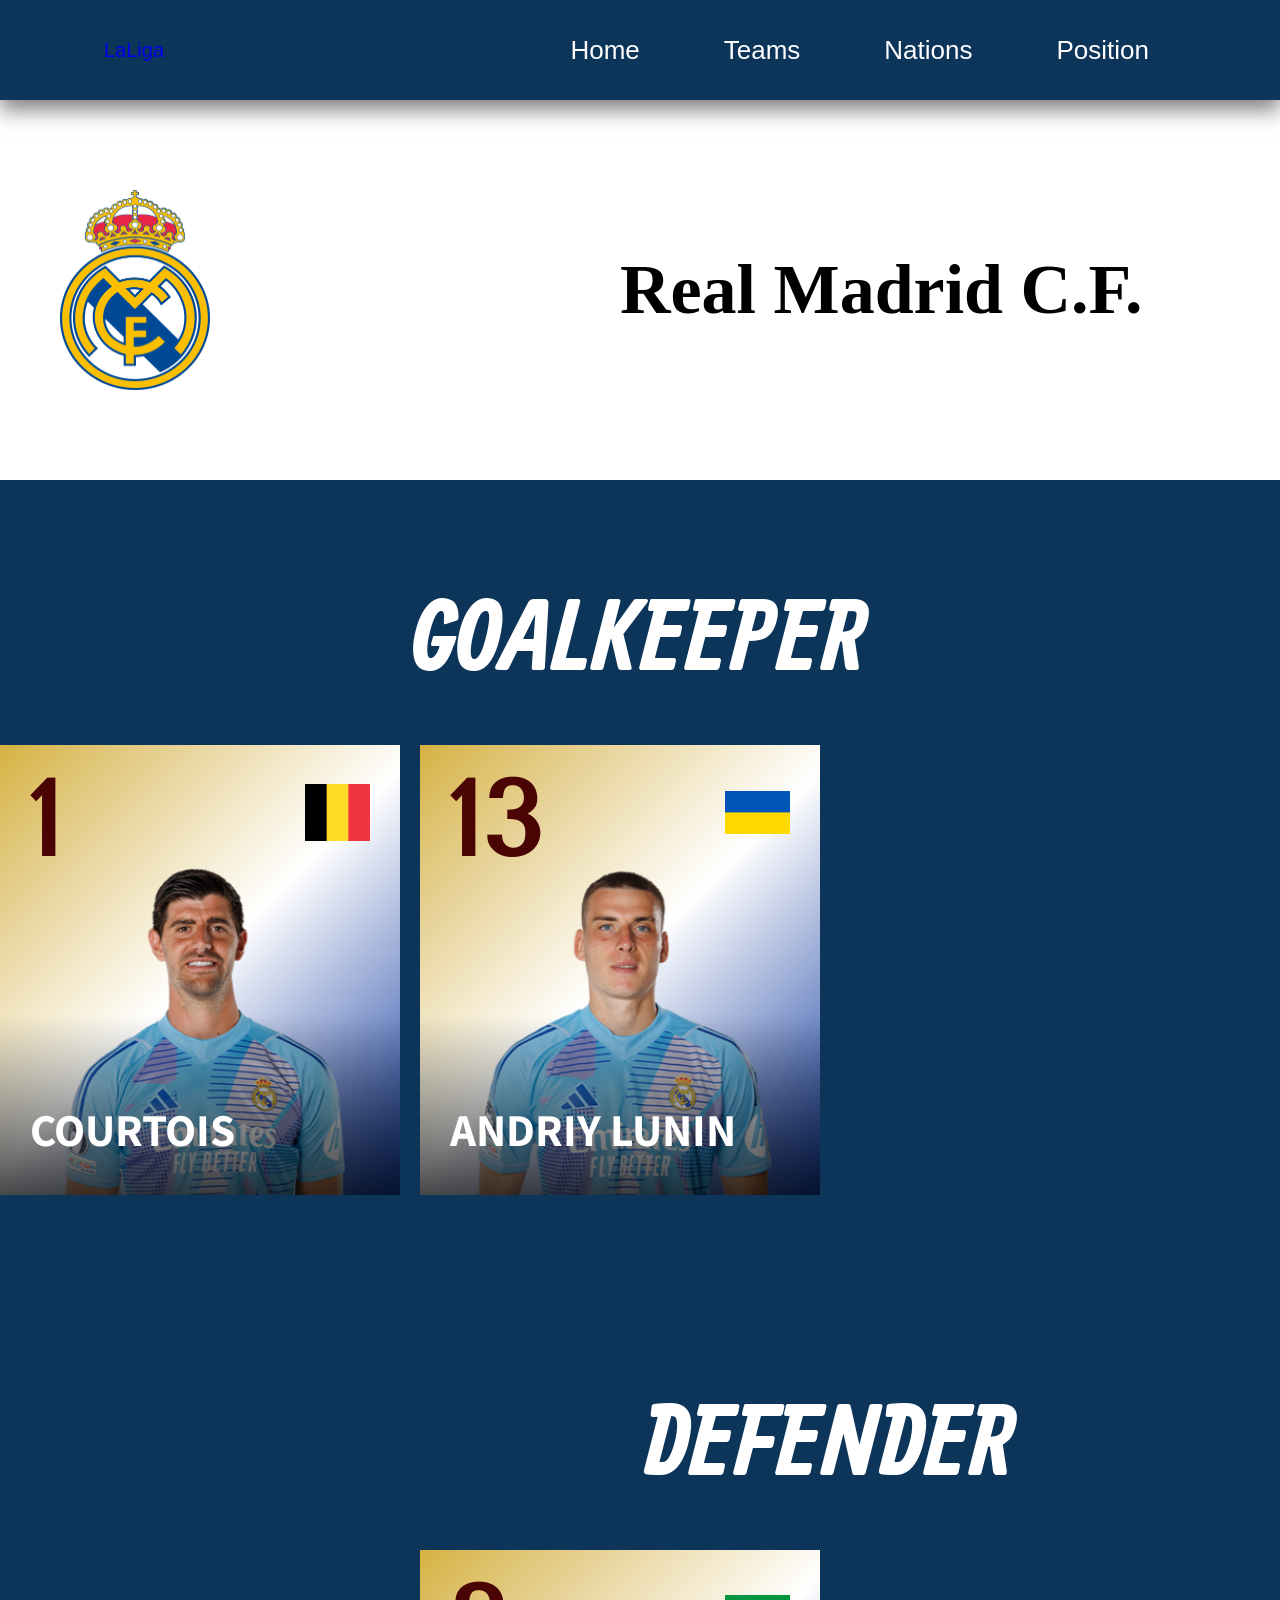
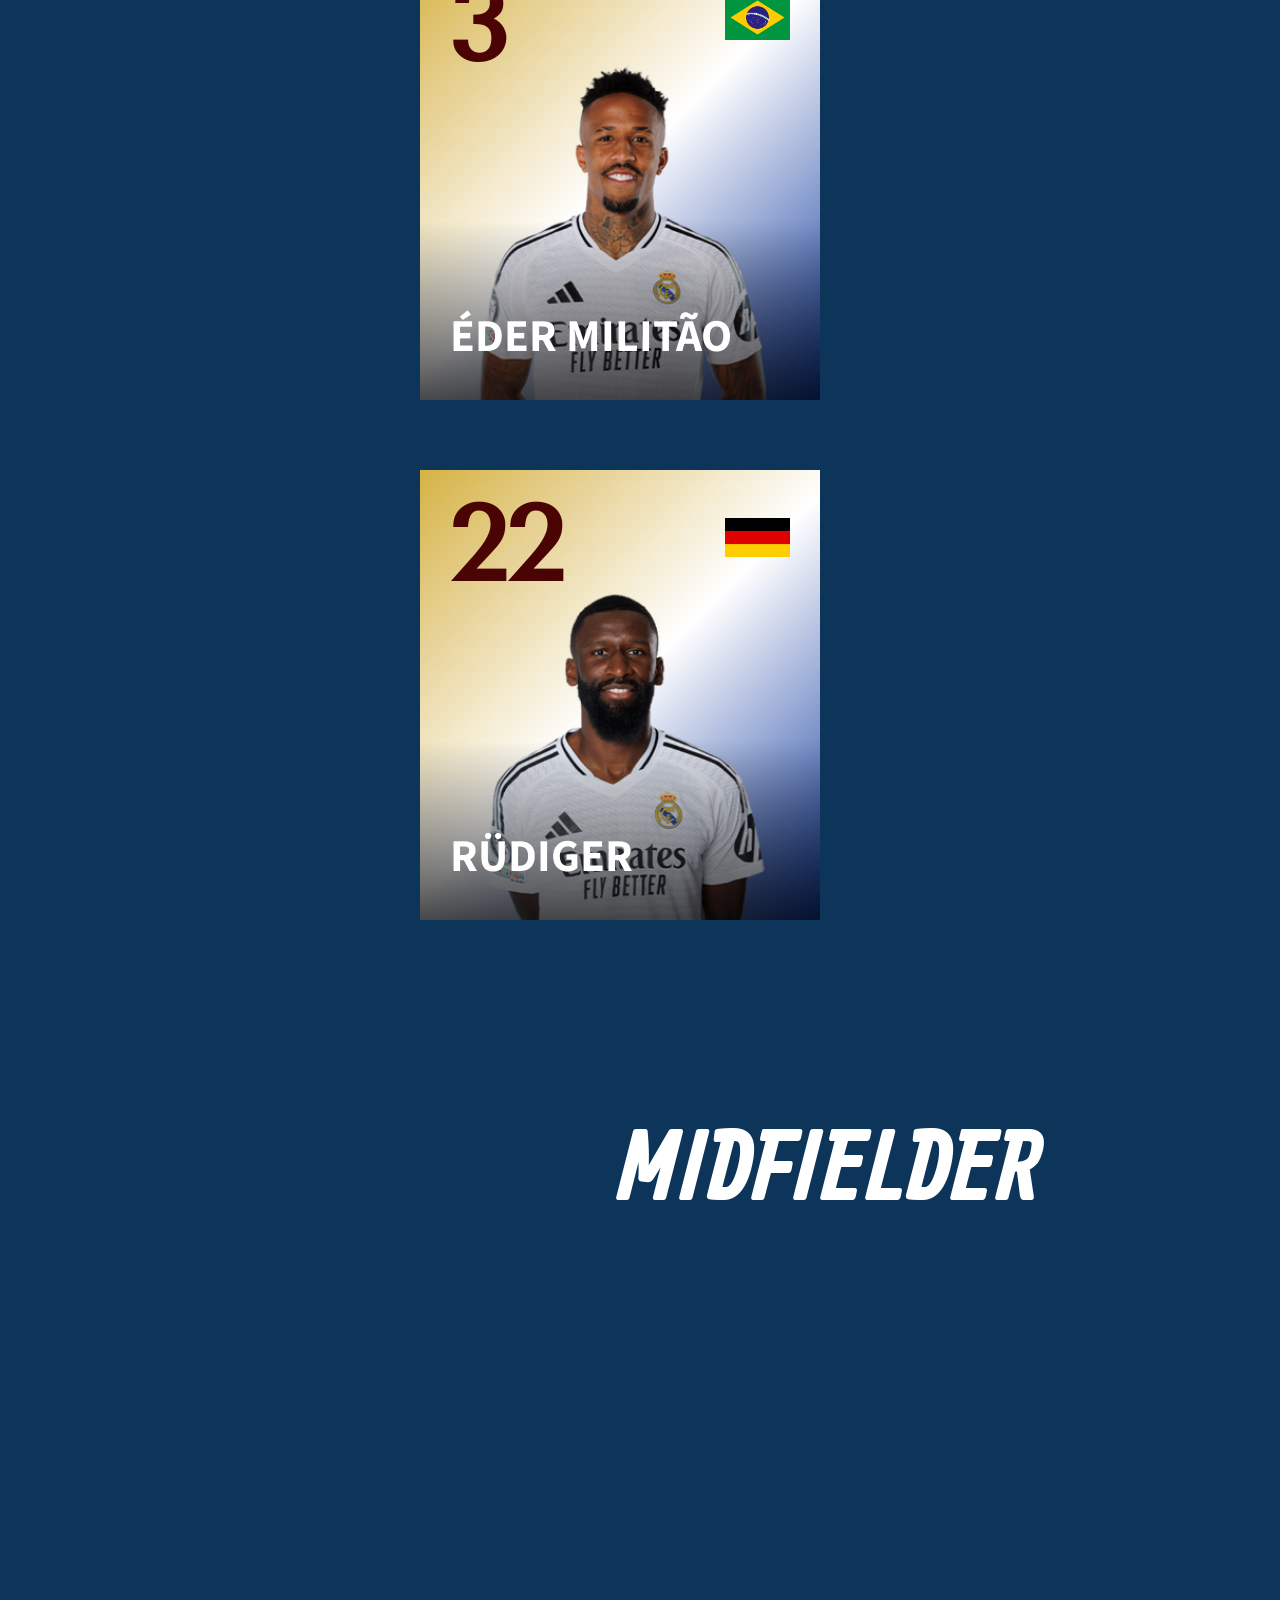
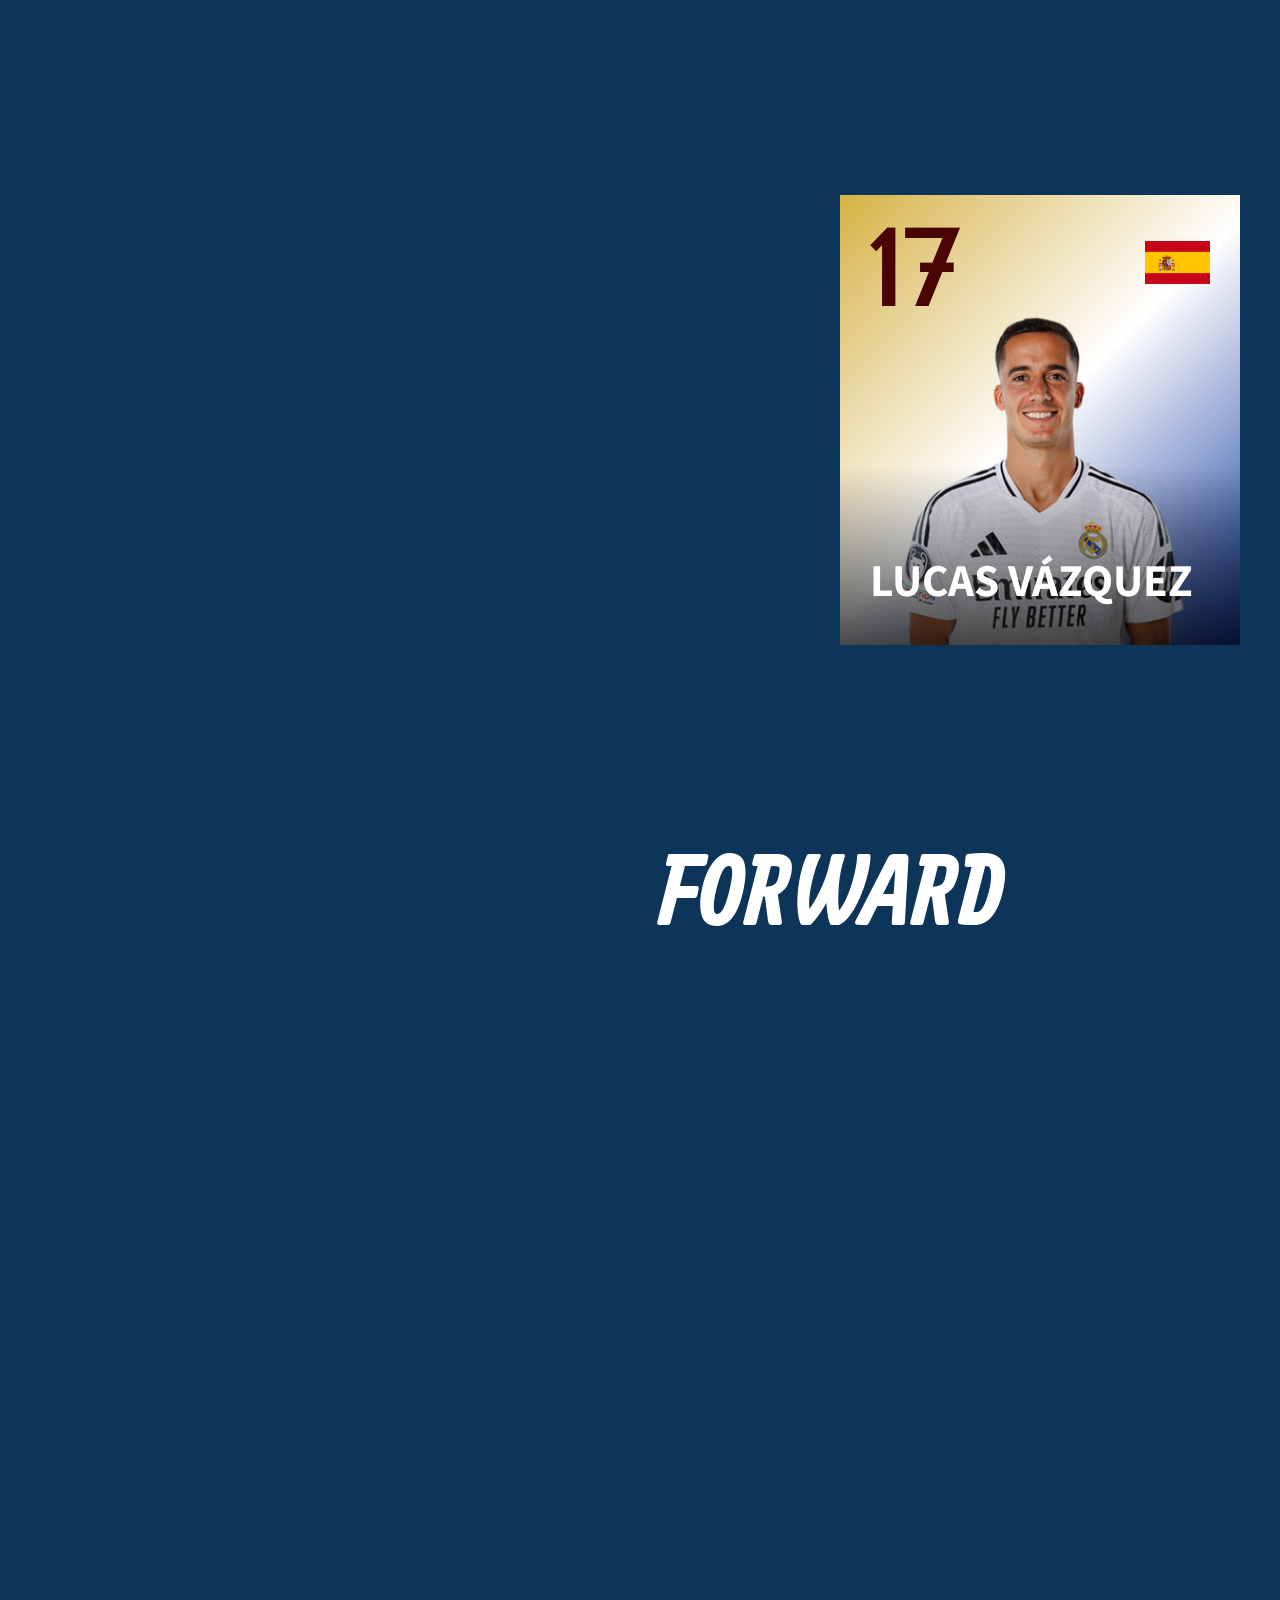
<file: real-madrid-players.html>
<!DOCTYPE html>
<html lang="en">

<head>
    <meta charset="UTF-8">
    <meta name="viewport" content="width=device-width, initial-scale=1.0">
    <title>Real Madrid</title>
    <link rel="preconnect" href="https://fonts.googleapis.com">
    <link rel="preconnect" href="https://fonts.gstatic.com" crossorigin>
    <link
        href="https://fonts.googleapis.com/css2?family=Noto+Sans+JP:wght@100..900&family=Oswald:wght@200..700&family=Tenor+Sans&display=swap"
        rel="stylesheet">
    <link rel="preconnect" href="https://fonts.googleapis.com">
    <link rel="preconnect" href="https://fonts.gstatic.com" crossorigin>
    <link href="https://fonts.googleapis.com/css2?family=Allan:wght@400;700&display=swap" rel="stylesheet">
    <link rel="stylesheet" href="styles.css">
</head>

<body>
            <nav class="teams-navbar">
                <div class="navbar-container">
                    <a href="home.html" class="navbar-logo">LaLiga</a>
                    <button class="navbar-toggle">
                        <span class="bar"></span>
                        <span class="bar"></span>
                        <span class="bar"></span>
                    </button>
                    <ul class="navbar-menu">
                        <li><a href="home.html">Home</a></li>
                        <li><a href="teams.html">Teams</a></li>
                        <li><a href="#">Nations</a></li>
                        <li><a href="#">Position</a></li>
                    </ul>
                </div>
            </nav>

    <div class="Real-Madrid-Header">
        <img src="teamsLogo/Real Madrid.png" alt="Real Madrid CF Logo" class="team-logo" width="150px" height="200px">
        <h1>Real Madrid C.F.</h1>
    </div>

    <div class="Real-Madrid-Page">
        <section class="players-section">
            <div id="player-container" class="player-grid"></div>
            <ul id="players-list"></ul>
        </section>
    </div>
    

    <script src="script.js"></script>

</body>
</html>
</file>
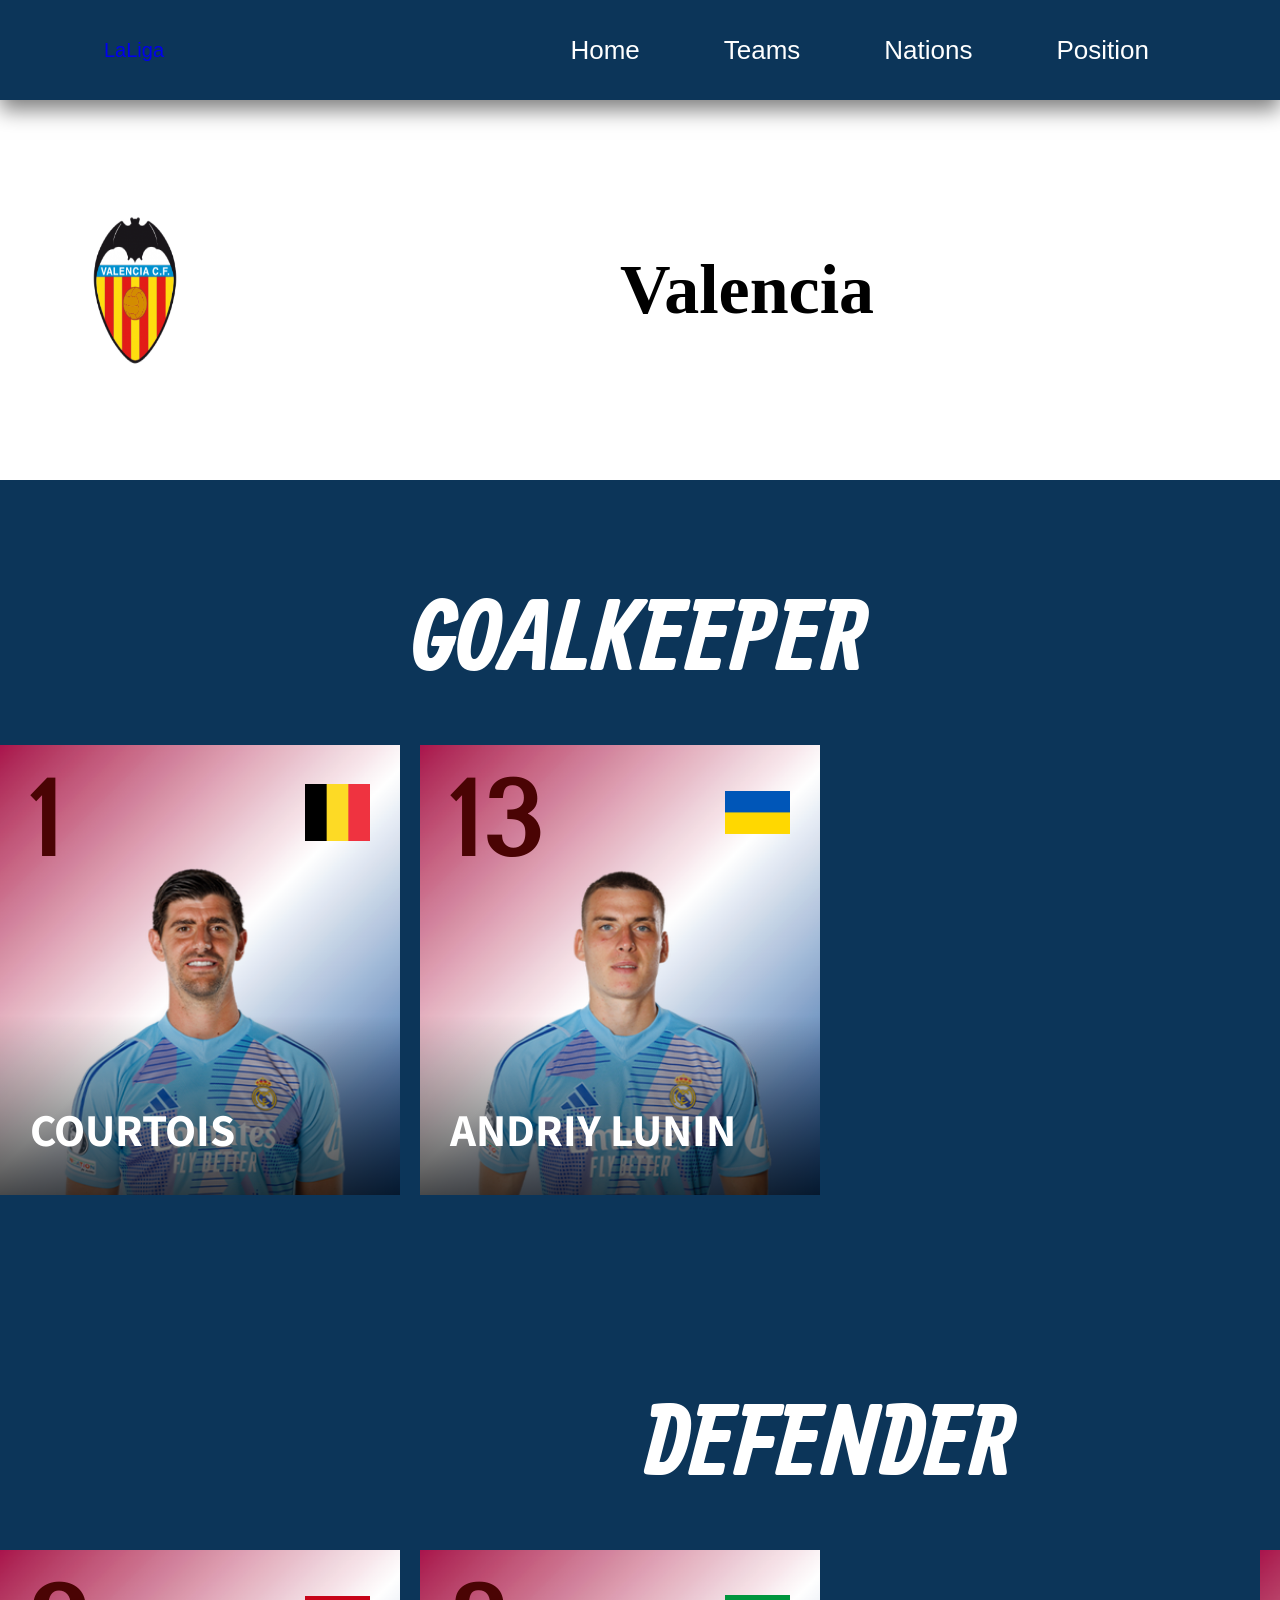
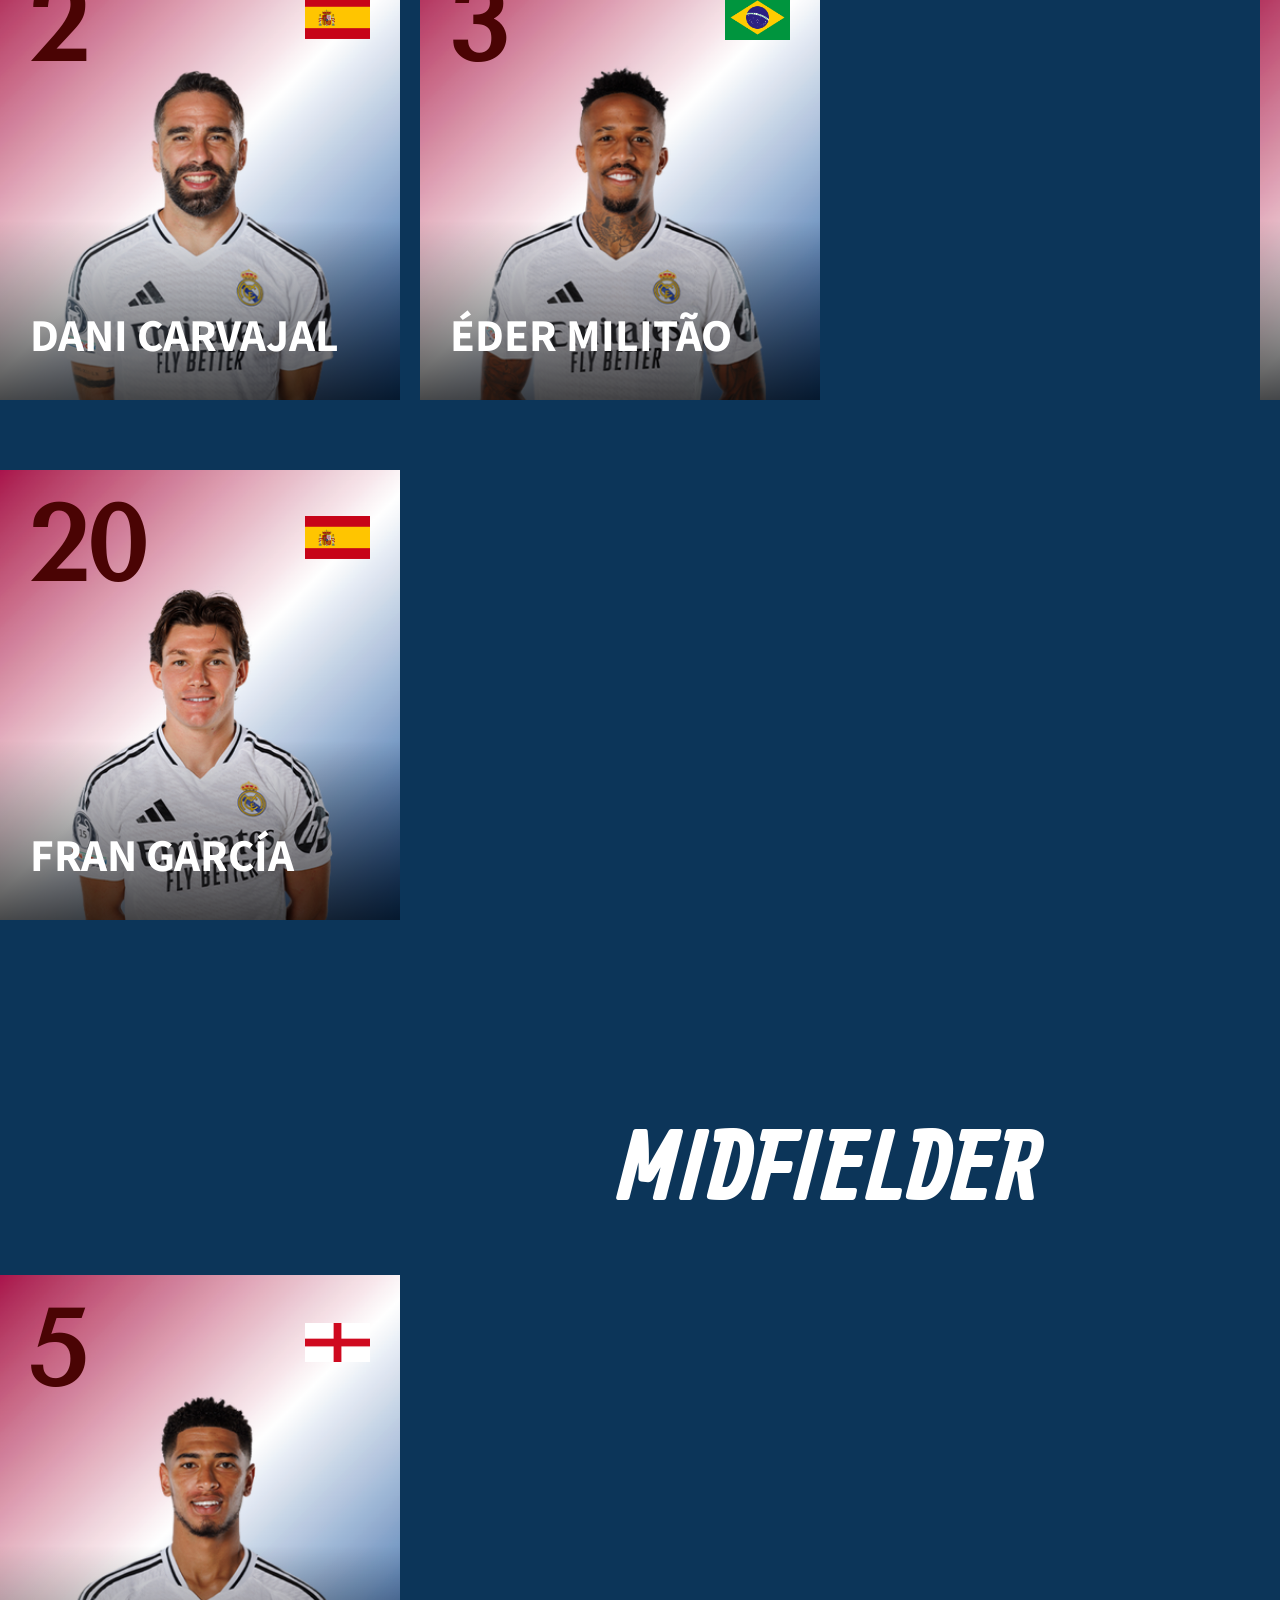
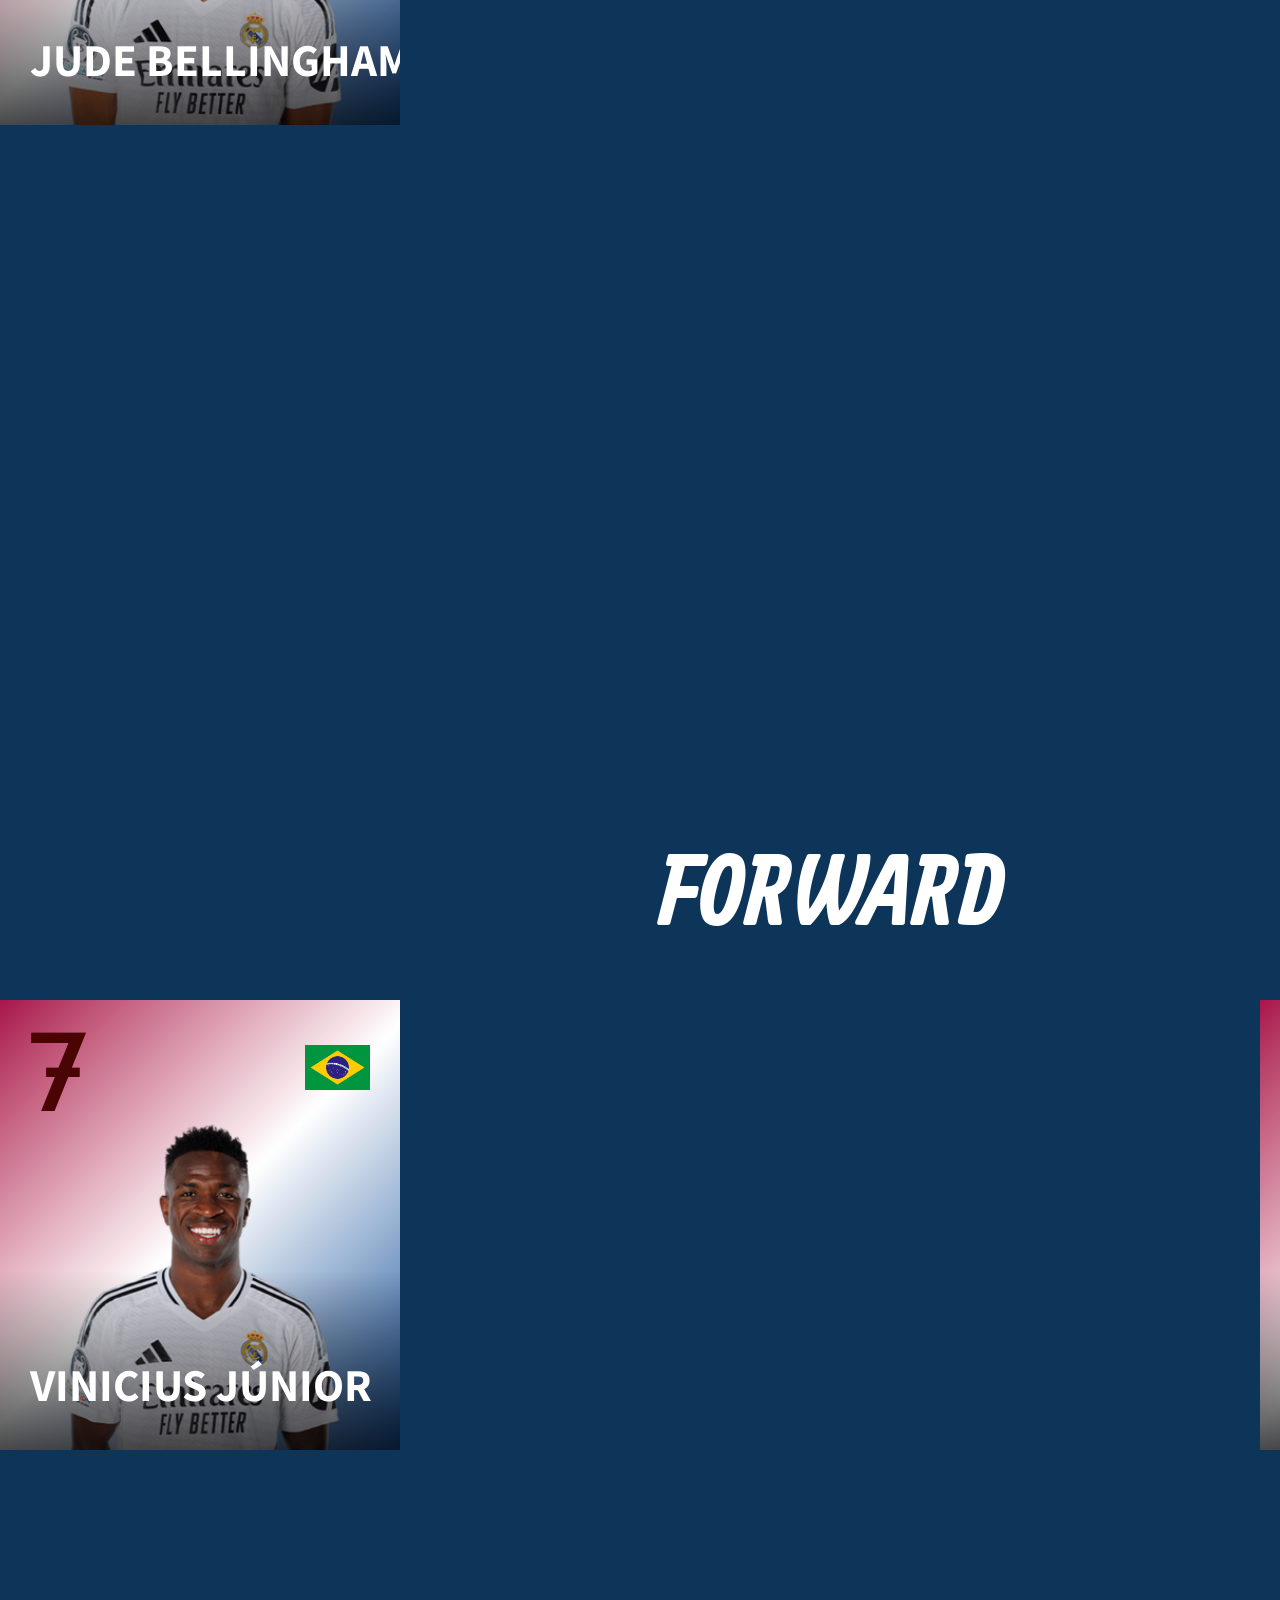
<file: valencia-players.html>
<!DOCTYPE html>
<html lang="en">

<head>
    <meta charset="UTF-8">
    <meta name="viewport" content="width=device-width, initial-scale=1.0">
    <title>Valencia CF</title>
    <link rel="preconnect" href="https://fonts.googleapis.com">
    <link rel="preconnect" href="https://fonts.gstatic.com" crossorigin>
    <link
        href="https://fonts.googleapis.com/css2?family=Noto+Sans+JP:wght@100..900&family=Oswald:wght@200..700&family=Tenor+Sans&display=swap"
        rel="stylesheet">
    <link rel="preconnect" href="https://fonts.googleapis.com">
    <link rel="preconnect" href="https://fonts.gstatic.com" crossorigin>
    <link href="https://fonts.googleapis.com/css2?family=Allan:wght@400;700&display=swap" rel="stylesheet">
    <link rel="stylesheet" href="styles.css">
</head>

<body>
    <nav class="teams-navbar">
        <div class="navbar-container">
            <a href="home.html" class="navbar-logo">LaLiga</a>
            <button class="navbar-toggle">
                <span class="bar"></span>
                <span class="bar"></span>
                <span class="bar"></span>
            </button>
            <ul class="navbar-menu">
                <li><a href="home.html">Home</a></li>
                <li><a href="teams.html">Teams</a></li>
                <li><a href="#">Nations</a></li>
                <li><a href="#">Position</a></li>
            </ul>
        </div>
    </nav>

    <div class="Valencia-Header">
        <img src="teamsLogo/Valencia CF.png" alt="Valencia CF Logo" class="team-logo" width="150px" height="200px">
        <h1>Valencia</h1>
    </div>

    <div class="Valencia-Page">
        <section class="players-section">
            <div id="player-container" class="player-grid"></div>
            <ul id="players-list"></ul>
        </section>
    </div>

    <script src="script.js"></script>

</body>

</html>
</file>
<file: styles.css>
/* ---------- LAYOUT & BODY ---------- */
* {
  padding: 0px;
  margin: 0px;
  box-sizing: border-box;
  font-family: "Maven Pro", sans-serif;
  outline: none;
  border: none;
  text-decoration: none;
  text-transform: capitalize;
  transition: 0.2s linear;
}

html {
  font-size: 20px;
  scroll-behavior: smooth;
  scroll-padding-top: 6rem;
  overflow-x: hidden;
}

body {
  transform-origin: top center;
  background-color: #0c3559;
  color: #aaa;
}

/* Responsive adjustments for smaller screens */
@media (max-width: 768px) {
  .layout {
    flex-direction: column;
  }
  .home-sidebar {
    position: relative;
    width: 100%;
    height: auto;
    flex-direction: row;
    justify-content: space-around;
  }
  .home-content {
    margin-right: 0;
    padding: 2rem;
    text-align: center;
  }
}

/* ---------- SIDEBAR ---------- */
.sidebar {
  width: 260px;
  height: 100vh;
  background: black;
  position: fixed;
  top: 0;
  left: 0;
  transition: all 0.4s ease;
}

.sidebar.collapsed {
  width: 85px;
}

.header-logo img {
  width: 170px;
  display: block;
  object-fit: contain;
  transition: all 0.4s ease;
}

/* When sidebar is collapsed, changes to icon-only image */
.sidebar.collapsed .header-logo img {
  content: url(logo-icon.png);
  width: 60px;
}

.sidebar-nav .nav-item .nav-link {
  color: white;
  text-decoration: none;
}

.sidebar .sidebar-header {
  display: flex;
  position: relative;
  align-items: center;
  padding: 25px 20px;
  justify-content: space-between;
}

/* Toggle Button */
.sidebar-header .sidebar-toggle {
  position: absolute;
  right: 20px;
  height: 35px;
  width: 35px;
  border: none;
  cursor: pointer;
  display: flex;
  align-items: center;
  border-radius: 8px;
  background: white;
  transition: 0.4s ease;
}

.sidebar-header .sidebar-toggle:hover {
  background: rgba(255, 75, 68);
}

/* Move toggle to below the logo */
.sidebar.collapsed .sidebar-toggle {
  transform: translate(-4px, 65px);
}

.sidebar-header .sidebar-toggle span {
  font-size: 1.75rem;
  transition: 0.4s ease;
}

.sidebar.collapsed .sidebar-toggle span {
  transform: rotate(180deg);
}

.sidebar-nav .nav-list {
  list-style: none;
  display: flex;
  gap: 4px;
  padding: 0 15px;
  flex-direction: column;
  transform: translateY(15px);
  transition: 0.4s ease;
}

.sidebar-nav .primary-nav {
  overflow-y: auto;
}

.sidebar.collapsed .sidebar-nav .primary-nav {
  overflow-y: unset; /* Displays list of teams when sidebar is collapsed */
  transform: translateY(65px);
}

.sidebar-nav .nav-item .nav-link {
  color: white;
  display: flex;
  gap: 12px;
  white-space: nowrap;
  padding: 11px 15px;
  align-items: center;
  text-decoration: none;
  border-radius: 8px;
  border: 1px solid rgb(255, 255, 255);
  transition: 0.4s ease;
}

.sidebar-nav .nav-item:hover > .nav-link:not(.dropdown-title) {
  color: black;
  background: white;
}

.sidebar-nav .nav-link :where(.nav-label, .dropdown-icon) {
  transition: opacity 0.3s ease;
}

.sidebar.collapsed .nav-link :where(.nav-label, .dropdown-icon) {
  opacity: 0;
  pointer-events: none;
}

/* Dropdown Styling */
.sidebar-nav .nav-item {
  position: relative;
}

.sidebar-nav .dropdown-container .dropdown-icon {
  margin: 0 -4px 0 auto;
  transition: transform 0.4s ease, opaicty 0.3s 0.2s ease;
}

.sidebar.collapsed .dropdown-container .dropdown-icon {
  transition: opacity 0.3s 0s ease;
}

.sidebar-nav .dropdown-menu {
  height: 0;
  overflow-y: hidden;
  list-style: none;
  padding-left: 15px;
  transition: height 0.4s ease;
}

.sidebar-nav .dropdown-container.open .dropdown-icon {
  transform: rotate(180deg);
}

.sidebar.collapsed .dropdown-menu {
  position: absolute;
  left: 100%;
  top: -10px;
  opacity: 0;
  height: auto !important;
  overflow-y: unset;
  pointer-events: none;
  background: black;
  padding: 7px 10px 7px 24px;
  border-radius: 0 10px 10px 0;
  transition: 0s;
}

.sidebar.collapsed .nav-item:hover .dropdown-menu {
  opacity: 1;
  pointer-events: auto;
  transform: translateY(10px);
  transition: 0.4s ease;
}

.dropdown-menu .nav-item .nav-link {
  padding: 9px 15px;
}

.sidebar.collapsed .dropdown-menu .nav-link {
  padding: 7px 15px;
}

.dropdown-menu .nav-item .dropdown-title {
  display: none;
  font-weight: 500;
}

.sidebar.collapsed .dropdown-menu .nav-item .dropdown-title {
  display: block;
}

/* ---------- HOME CONTENT ---------- */
.home {
  display: flex;
  align-items: center;
  justify-content: center;
  gap: 15rem;
}

.home-content {
  display: flex;
  flex-direction: column;
  align-items: baseline;
  text-align: left;
  justify-content: center;
  margin: 3rem 300px 0 0;
}

/* Title */
h1 {
  color: white;
  font-size: 3.5rem;
  margin: 120px 0 120px 380px;
}

/* Text for "Meet The Teams" */
.home-content h2 {
  margin-top: 50px;
  font-size: 2rem;
}

/* Website Description */
.home-content p {
  margin-top: 50px;
  font-size: 1rem;
  font-weight: 200;
  line-height: 1.8;
  max-width: 1000px;
}

/* ---------- BUTTONS ---------- */
/* Buttons linked to Teams Page and Winner Prediction Page */
.btn {
  background: rgba(255, 255, 255, 0.1);
  color: white;
  padding: 12px 30px;
  border-radius: 10px;
  border: 1px solid rgba(255, 255, 255, 0.3);
  backdrop-filter: blur(10px);
  font-weight: 600;
  transition: all 0.3s ease;
  position: relative;
  top: 80px;
  margin-right: 35px;
}

.btn:hover {
  background: rgba(255, 255, 255, 0.2);
  transform: scale(1.05);
}

/* ---------- FOOTER ---------- */
/* Project Credit on bottom of home page */
footer {
  text-align: center;
  padding: 10px;
  font-size: 14px;
  color: #ccc;
  position: fixed;
  bottom: 0;
  left: 0;
  width: 100%;
  z-index: 100;
}

/* ---------- TEXT ANIMATIONS ---------- */
/* Display La Liga Teams for 25-26 Season */
.text-animation {
  font-size: 34px;
  font-weight: 600;
  min-width: 280px;
  position: relative;
  overflow: hidden;
}

.text-animation span {
  color: rgb(2, 232, 232);
  display: inline-block;
  position: relative;
}

.text-animation span::before {
  content: "";
  display: inline-block;
  animation: words 20s infinite;
}

.text-animation span::after {
  content: "";
  position: absolute;
  width: 2px;
  height: 100%;
  right: -8px;
  animation: cursor 0.6s infinite, typing 20s steps (14) infinite;
}

/* ---------- KEYFRAMES ---------- */
/* Cycles through La Liga team names for text animation */
@keyframes words {
  0% {
    content: "Athletic Club";
  }

  5% {
    content: "Atlético Madrid";
  }

  10% {
    content: "CA Osasuna";
  }

  15% {
    content: "Celta De Vigo";
  }

  20% {
    content: "Deportivo Alavés";
  }

  25% {
    content: "Elche CF";
  }

  30% {
    content: "FC Barcelona";
  }

  35% {
    content: "Getafe CF";
  }

  40% {
    content: "Girona FC";
  }

  45% {
    content: "Levante UD";
  }

  50% {
    content: "Rayo Vallecano";
  }

  55% {
    content: "RCD Espanyol";
  }

  60% {
    content: "RCD Mallorca";
  }

  65% {
    content: "Real Betis";
  }

  70% {
    content: "Real Madrid";
  }

  75% {
    content: "Real Oviedo";
  }

  80% {
    content: "Real Sociedad";
  }

  85% {
    content: "Sevilla FC";
  }

  90% {
    content: "Valencia CF";
  }

  95% {
    content: "Villarreal CF";
  }

  100% {
    content: "Athletic Club"; /* loops back smoothly */
  }
}

.layout {
  display: flex;
}

/* ---------- TEAMS PAGE ---------- */

/*
.teams-page {
    zoom: 0.40;
}
*/

/* ---------- NAVBAR SECTION ---------- */
.teams-navbar {
  display: flex;
  align-items: center;
  justify-content: center;
  height: 5rem;
  width: 100%;
  position: sticky;
  top: 0;
  background: transparent;
  box-shadow: 0 10px 20px rgba(0, 0, 0, 0.5);
  backdrop-filter: blur (10px);
  z-index: 999;
}

/* Logo inside navbar */
.navbar-logo img {
  height: 180px;
  width: 200px;
  margin-right: 10px;
}

/* Navbar layout container */
.navbar-container {
  display: flex;
  align-items: center;
  justify-content: space-between;
  width: 100%;
  padding: 0 2rem;
  max-width: 90%;
}

/* Menu List */
.navbar-container .navbar-menu {
  display: flex;
  text-align: center;
  gap: 1.5rem;
  list-style: none;
}

/* Navbar Links Styling */
.navbar-container .navbar-menu li a {
  text-decoration: none;
  color: #fff;
  font-size: 1.3rem;
  font-weight: 500;
  padding: 0.2rem 1.25rem;
  border-radius: 1.25rem;
  border: 2px solid transparent;
  transition: all 0.7s ease;
  white-space: nowrap;
}

/* Navbar hover effect */
.navbar-container .navbar-menu li a:hover {
  color: #162530;
  background: rgba(188, 212, 229, 0.8);
  border: 2px solid #fff;
}

/* Responsive Navbar for mobile view */
@media (max-width: 55rem) {
  .teams-navbar {
    backdrop-filter: none;
  }

  .navbar-container .navbar-menu {
    flex-direction: column;
    align-items: flex-start;
    gap: 1.7rem !important;
    position: absolute;
    height: 100vh;
    width: 15rem;
    top: 0;
    right: 0;
    padding: 5rem 1.5rem;
    box-shadow: 0 10px 10px rgba(0, 0, 0, 0.5);
    backdrop-filter: blur(10px);
  }
}

/* ---------- HEADER ---------- */
.teams h1 {
  font-size: 3rem;
  margin-bottom: 3rem;
  margin-left: 12.45rem;
  align-items: center;
  justify-content: center;
  font-family: "verdana", serif;
  font-weight: 700;
  color: #f5f5f5;

  /* Creates a 3D Text Shadow */
  text-shadow: 1px 1px 1px #f35d5d, 1px 2px 1px #f35d5d, 1px 3px 1px #f35d5d,
    1px 4px 1px #f35d5d, 1px 5px 1px #f35d5d, 1px 6px 1px #f35d5d,
    1px 7px 1px #a80606, 1px 8px 1px #a80606, 1px 9px 1px #a80606,
    1px 10px 1px #a80606, 1px 18px 6px rgba(16, 16, 16, 0.4),
    1px 18px 10px rgba(16, 16, 16, 0.2), 1px 22px 35px rgba(16, 16, 16, 0.2),
    1px 30px 60px rgba(16, 16, 16, 0.4);
}

.teams p {
  font-family: "Gill Sans", sans-serif;
  font-size: 2rem;
  font-weight: 700;
  margin: 4.5rem 0 3rem 12.5rem;
  color: #ccc;
}

/* ---------- SEARCH BAR ---------- */
.search-wrapper .search-box {
  position: relative;
  height: 3.13rem;
  width: 31.25rem;
  background: white;
  margin: 2.25rem 0 10.25rem 11.9rem;
  border-radius: 3.13rem;
}

.search-box input {
  position: absolute;
  height: 100%;
  width: 100%;
  border-radius: 25px;
  background: #fff;
  outline: none;
  border: none;
  padding-left: 1.25rem;
  font-size: 1.5rem;
}

.search-box ion-icon {
  font-size: 40px;
  color: #777;
  margin: 10px 4px 0 6px;
}

/* ---------- TEAMS GRID ---------- */
.teams .box-container {
  display: grid;
  grid-template-columns: repeat(3, 1fr); /* 3 cards per row */
  gap: 3rem;
  justify-content: center; /* centers the grid horizontally */
  align-items: center; /* centers items vertically */
  margin: 0 auto; /* centers the container itself */
  padding: 0; /* removes unwanted spacing */
  width: 90%; /* keeps layout responsive and centered */
}

/* BOX AND LOGO HOVER EFFECT */
.teams .box-container .box .box img {
  padding: 1rem 2rem;
  transition: all 0.3s ease;
}

.teams .box-container .box:hover,
.teams .box-container .box:hover .logo img {
  transform: translateY(-10px) scale(1.05);
}

/* ---------- TEAM CARD STYLING ---------- */
.card {
  width: 30rem;
  height: 12rem;
  border-radius: 1.25rem;
  box-shadow: 0 10px 55px black;
  position: relative;
  overflow: hidden;
  padding: 10px;
  box-sizing: border-box;
}

/* Team logo inside card */
.logo img {
  width: 280px;
  height: 200px;
  position: relative;
  right: 60px;
  top: 10px;
  object-fit: contain;
}

/* Team name on card */
.team-name {
  position: absolute;
  bottom: 1.25rem;
  left: 1.25rem;
}

.team-name h3 {
  font-size: 2.5rem;
  font-weight: 900;
  color: white;
  text-shadow: 5px 5px 2px rgba(0, 0, 0, 0.6);
  letter-spacing: 0.2rem;
  position: relative;
  left: 200px;
  word-break: break-word;
}

/* ---------- INDIVIDUAL TEAM COLORS ---------- */
.athletic-club {
  background: linear-gradient(120deg, #ffffff 34.03%, red 34.45%);
}

.atletico-madrid {
  background: linear-gradient(120deg, #272e61 34.03%, #cb3524 34.45%);
}

.osasuna {
  background: linear-gradient(120deg, #d91a21 34.03%, #0a346f 34.45%);
}

.celta {
  background: linear-gradient(120deg, #8ac3ee 34.03%, #e24869 34.45%);
}

.deportivo-alaves {
  background: linear-gradient(120deg, #ffffff 34.03%, #0232a0 34.45%);
}

.elche {
  background: linear-gradient(120deg, #e6c777 34.03%, #1b458f 34.45%);
}

.barcelona {
  background: linear-gradient(120deg, #004d98 34.03%, #a50044 34.45%);
}

.getafe {
  background: linear-gradient(120deg, #ffffff 34.03%, #005999 34.45%);
}

.girona {
  background: linear-gradient(120deg, #ffffff 34.03%, #cd2535 34.45%);
}

.levante {
  background: linear-gradient(120deg, #025ba5 34.03%, #b4063f 34.45%);
}

.rayo-vallecano {
  background: linear-gradient(120deg, #ffffff 34.03%, #e53027 34.45%);
}

.rcd-espanyol {
  background: linear-gradient(120deg, #ffffff 34.03%, #0281cd 34.45%);
}

.rcd-mallorca {
  background: linear-gradient(120deg, #fef708 34.03%, #ec1a23 34.45%);
}

.real-betis {
  background: linear-gradient(
    120deg,
    #ffffff 34.03%,
    #097f47 34.45%,
    #0ab363 82.77%
  );
}

.real-madrid {
  background: linear-gradient(
    120deg,
    #d4af37 34.03%,
    rgba(255, 255, 255, 0) 34.45%,
    #003399
  );
}

.real-oviedo {
  background: linear-gradient(120deg, #ffd200 34.03%, #094ca1 34.45%);
}

.real-sociedad {
  background: linear-gradient(120deg, #ffffff 34.03%, #0167b0 34.45%);
}

.sevilla {
  background: linear-gradient(
    120deg,
    #ffffff 34.03%,
    rgb(154, 14, 28) 34.45%,
    #d70f22
  );
}

.valencia {
  background: linear-gradient(120deg, white 34.03%, black 34.45%);
}

.villarreal {
  background: linear-gradient(120deg, #ffe667 34.03%, #005187 34.45%);
}

/* CARD ANIMATION */
@keyframes fadeIn {
  0% {
    opacity: 0;
    transform: translateX(-100px);
  }
  100% {
    opacity: 1;
    transform: translateX(0px);
  }
}

.box {
  opacity: 0;
}

/* ---------- REAL MADRID PAGE ---------- */
.Real-Madrid-Header {
  background-color: white;
  display: flex;
  align-items: center;
  gap: 30px;
  padding: 30px 60px;
  width: 100%;
}

.Real-Madrid-Header body {
  margin-left: 450px;
  margin-top: 100px;
}

.Real-Madrid-Header h1 {
  position: relative;
  font-family: Bebas Neue;
  font-size: 70px;
  color: black;
}

.Real-Madrid-Page .front {
  background: url(RMA_images/RM_background.png);
  background-size: cover;
  background-position: bottom;
  background-repeat: no-repeat;
}

/* Player grid layout for the cards */
.player-position {
  display: grid;
  grid-template-columns: repeat(4, 1fr);
  gap: 20px;
  margin-bottom: 40px;
}

.back .player-back-image {
  height: 100%;
  width: 100%;
  margin-top: -50px;
  z-index: 0;
}

.back::before {
  content: "";
  position: absolute;
  top: 0;
  left: 0;
  width: 100%;
  height: 100%;
  background-color: rgba(0, 0, 0, 0.7);
  z-index: 1;
}

.back .player-stats-placement {
  position: relative;
  font-size: 35px;
  color: white;
  margin-top: 50px;
  z-index: 2; /* Puts stats text on top of the overlay */
}

.back .player-name {
  position: relative;
  font-family: "Oswald", sans-serif;
  color: white;
  margin-top: -40px;
  z-index: 2;
}

.clean-sheets,
.penalties-saved,
.goals,
.assists,
.matches-played,
.minutes-played {
  font-size: 30px;
  margin-bottom: 60px;
}

.minutes-played {
  font-size: 30px;
}

.player-card {
  width: 400px;
  height: 450px;
  position: relative;
  perspective: 1000px;
  margin-bottom: 50px;
}

.front {
  position: relative;
  overflow: hidden;
}

.front::after {
  content: "";
  position: absolute;
  bottom: 0;
  left: 0;
  width: 100%;
  height: 40%;
  background: linear-gradient(to top, rgba(0, 0, 0, 0.7), transparent);
  pointer-events: none;
  z-index: 1;
  pointer-events: none;
}

.real-madrid-card .team-card-rma {
  display: flex;
  align-items: center;
  width: 18.75rem;
  height: 12.5rem;
  background: linear-gradient(135deg, blue, pink);
}

.player-card img {
  position: relative;
  width: 100%;
  height: 400px;
  object-fit: contain;
  transform: translateY(50px);
}

.card-inner {
  position: relative;
  width: 100%;
  height: 100%;
  position: relative;
  transition: transform 0.8s ease-in-out;
  transform-style: preserve-3d;
}

.front,
.back {
  width: 100%;
  height: 100%;
  position: absolute;
  backface-visibility: hidden;
}

.front {
  background-size: cover;
  background-position: bottom;
  background-repeat: no-repeat;
  display: flex;
  flex-direction: column;
  justify-content: flex-end;
  z-index: 2;
}

/* Player Name */
.front h2 {
  font-family: "Noto Sans JP", sans-serif;
  font-optical-sizing: auto;
  font-weight: 800;
  font-style: normal;
  font-size: 40px;
  text-transform: uppercase;
  position: absolute;
  top: 350px;
  left: 20px;
  white-space: nowrap;
  color: white;
  padding: 5px 10px;
  z-index: 2;
}

.back {
  background: #fff;
  color: #333;
  padding: 20px 40px;
  transform: rotateY(180deg);
  backface-visibility: hidden; /* hides front content */
  position: absolute;
}

.player-card:hover .card-inner {
  transform: rotateY(-180deg);
  box-shadow: 0 10px 20px rgba(0, 0, 0, 0.2);
}

/* Styling for player details*/
.front .player-number {
  position: absolute;
  top: 10px;
  right: 50%;
  font-family: "Tenor Sans", sans-serif;
  font-weight: 700;
  padding: 4px 8px;
  border-radius: 8px;
  font-style: normal;
  font-size: 105px;
  color: #4a0404;
}

.front::before {
  content: "";
  position: absolute;
  top: 0;
  left: 0;
  right: 0;
  bottom: 0;
  z-index: 1;
  pointer-events: none;
}

.front .nation-flag {
  width: 65px;
  height: 65px;
  right: 30px;
  position: absolute;
  margin-bottom: 100%;
}

.position-section {
  display: flex;
  flex-direction: column;
  justify-content: flex-start;
  gap: 70px;
  width: 100%;
  padding: 30px 20px;
  margin-right: 100px;
}

.position-header {
  grid-column: 1 / -1;
  text-align: center;
  margin-bottom: 20px;
  font-family: "Allan", serif;
  font-weight: 700;
  font-style: normal;
  font-size: 100px;
  text-transform: uppercase;
  color: white;
  padding-top: 100px;
}

.back img {
  width: 330px;
  height: 410px;
  object-fit: cover;
  position: absolute;
  top: 0;
  right: 0;
}

/* Barcelona Page */
.Barcelona-Header {
  background-color: white;
  display: flex;
  align-items: center;
  gap: 30px;
  padding: 30px 60px;
  width: 100%;
}

.Barcelona-Header body {
  margin-left: 450px;
  margin-top: 100px;
}

.Barcelona-Header h1 {
  position: relative;
  font-family: Bebas Neue;
  font-size: 70px;
  color: black;
}

.Barcelona-Page .front {
  background: url(RMA_images/RM_background.png);
  background-size: cover;
  background-position: bottom;
  background-repeat: no-repeat;
}

.Barcelona .team-logo {
  position: relative;
  margin-left: auto;
  margin-right: 0;
}

.Barcelona-Page h1 {
  position: relative;
  bottom: 120px;
  font-family: Bebas Neue;
  font-size: 100px;
}

.Barcelona-Page .front {
  background: url(Barca_images/Barca_background.png);
  background-size: cover;
  background-position: bottom;
  background-repeat: no-repeat;
}

.Barcelona-Page .player-position {
  display: grid;
  grid-template-columns: repeat(4, 1fr);
  gap: 20px;
  margin-bottom: 40px;
}

.search-player input[type="text"]:focus {
  border-color: black;
}

.search-player button {
  padding: 10px 20px;
  font-size: 16px;
  background-color: #007bff;
  color: white;
  border: none;
  border-radius: 5px;
  cursor: pointer;
  transition: background-color 0.3s;
  margin-left: 10px;
}

.search-player button:hover {
  background-color: #0056b3;
}

/* Display Results Section */
#display-results {
  margin-top: 20px;
  font-size: 18px;
  color: #333;
}

/* Valencia Page */
.Valencia-Header {
  background-color: white;
  display: flex;
  align-items: center;
  gap: 30px;
  padding: 30px 60px;
  width: 100%;
}

.Valencia-Header body {
  margin-left: 450px;
  margin-top: 100px;
}

.Valencia-Header h1 {
  position: relative;
  font-family: Bebas Neue;
  font-size: 70px;
  color: black;
}

.Valencia-Page .front {
  background: url(RMA_images/RM_background.png);
  background-size: cover;
  background-position: bottom;
  background-repeat: no-repeat;
}

.Valencia .team-logo {
  position: relative;
  margin-left: auto;
  margin-right: 0;
}

.Valencia-Page h1 {
  position: relative;
  bottom: 120px;
  font-family: Bebas Neue;
  font-size: 100px;
}

.Valencia-Page .front {
  background: url(Barca_images/Barca_background.png);
  background-size: cover;
  background-position: bottom;
  background-repeat: no-repeat;
}

.Valencia-Page .player-position {
  display: grid;
  grid-template-columns: repeat(4, 1fr);
  gap: 20px;
  margin-bottom: 40px;
}
</file>
